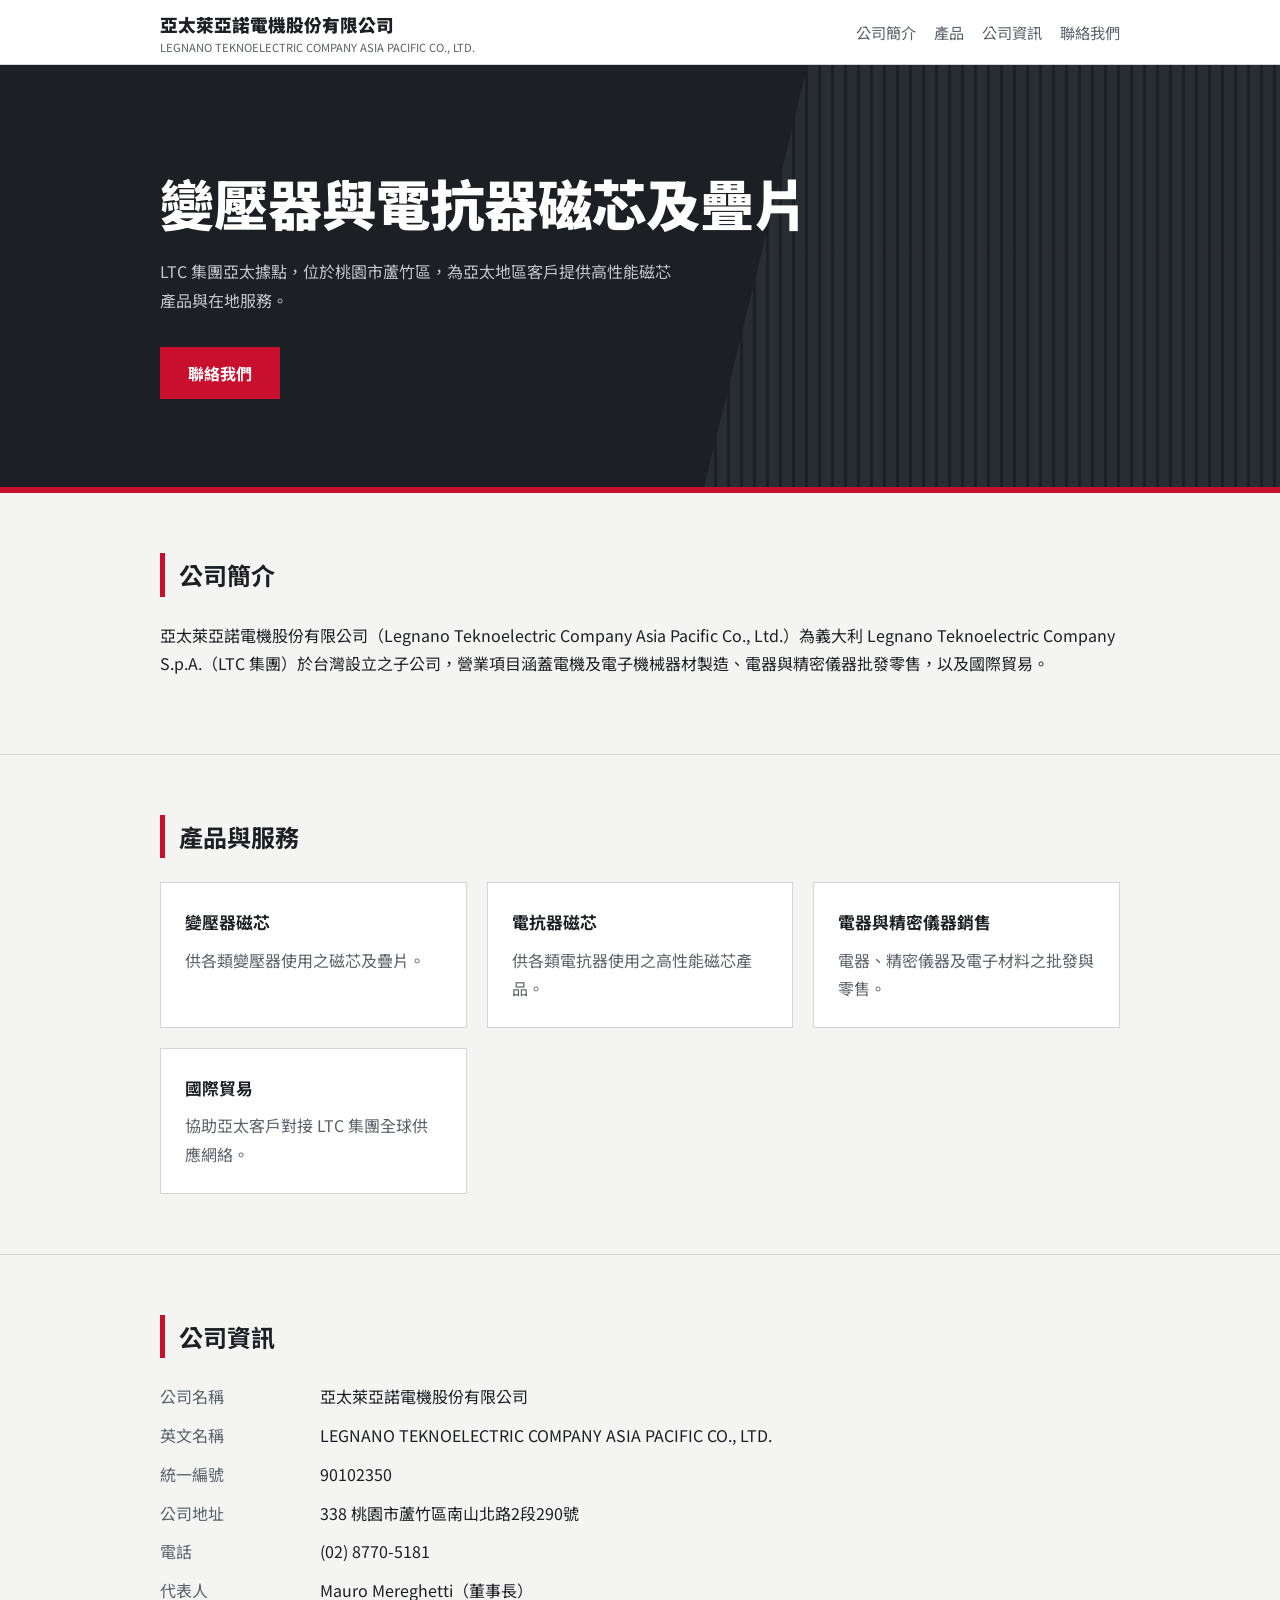
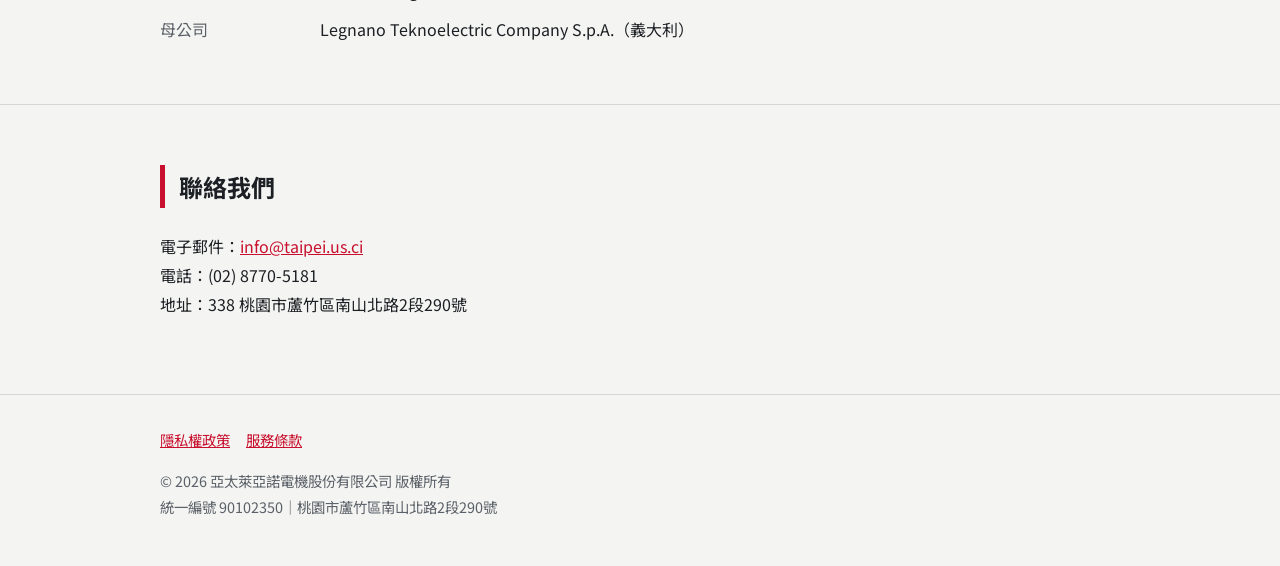
<file: index.html>
<!doctype html><html lang="zh-Hant"><head><meta charset="utf-8"><meta name="viewport" content="width=device-width,initial-scale=1">
<meta name="facebook-domain-verification" content="在此貼上Meta網域驗證碼">
<link rel="stylesheet" href="https://fonts.googleapis.com/css2?family=Noto+Sans+TC:wght@400;700;900&display=swap">
<link rel="stylesheet" href="style.css">
<title>亞太萊亞諾電機股份有限公司｜變壓器與電抗器磁芯</title>
<meta name="description" content="亞太萊亞諾電機股份有限公司（Legnano Teknoelectric Company Asia Pacific）設於桃園市蘆竹區，為 LTC 集團亞太據點，供應變壓器與電抗器磁芯及疊片。"></head><body>
<header><div class="wrap"><a class="logo" href="/">亞太萊亞諾電機股份有限公司<small>LEGNANO TEKNOELECTRIC COMPANY ASIA PACIFIC CO., LTD.</small></a><nav><a href="/#about">公司簡介</a><a href="/#products">產品</a><a href="/#info">公司資訊</a><a href="/#contact">聯絡我們</a></nav></div></header>
<main>
<div class="hero"><div class="wrap"><h1>變壓器與電抗器磁芯及疊片</h1><p>LTC 集團亞太據點，位於桃園市蘆竹區，為亞太地區客戶提供高性能磁芯產品與在地服務。</p><a class="btn" href="#contact">聯絡我們</a></div></div><div class="bar"></div>
<section id="about"><div class="wrap"><h2>公司簡介</h2>
<p>亞太萊亞諾電機股份有限公司（Legnano Teknoelectric Company Asia Pacific Co., Ltd.）為義大利 Legnano Teknoelectric Company S.p.A.（LTC 集團）於台灣設立之子公司，營業項目涵蓋電機及電子機械器材製造、電器與精密儀器批發零售，以及國際貿易。</p></div></section>
<section id="products"><div class="wrap"><h2>產品與服務</h2><div class="grid">
<div class="card"><h3>變壓器磁芯</h3><p>供各類變壓器使用之磁芯及疊片。</p></div>
<div class="card"><h3>電抗器磁芯</h3><p>供各類電抗器使用之高性能磁芯產品。</p></div>
<div class="card"><h3>電器與精密儀器銷售</h3><p>電器、精密儀器及電子材料之批發與零售。</p></div>
<div class="card"><h3>國際貿易</h3><p>協助亞太客戶對接 LTC 集團全球供應網絡。</p></div>
</div></div></section>
<section id="info"><div class="wrap"><h2>公司資訊</h2><dl>
<dt>公司名稱</dt><dd>亞太萊亞諾電機股份有限公司</dd>
<dt>英文名稱</dt><dd>LEGNANO TEKNOELECTRIC COMPANY ASIA PACIFIC CO., LTD.</dd>
<dt>統一編號</dt><dd>90102350</dd>
<dt>公司地址</dt><dd>338 桃園市蘆竹區南山北路2段290號</dd>
<dt>電話</dt><dd>(02) 8770-5181</dd>
<dt>代表人</dt><dd>Mauro Mereghetti（董事長）</dd>
<dt>母公司</dt><dd>Legnano Teknoelectric Company S.p.A.（義大利）</dd>
</dl></div></section>
<section id="contact"><div class="wrap"><h2>聯絡我們</h2><p>電子郵件：<a href="mailto:info@taipei.us.ci">info@taipei.us.ci</a><br>電話：(02) 8770-5181<br>地址：338 桃園市蘆竹區南山北路2段290號</p></div></section>
</main>
<footer><div class="wrap"><a href="/privacy.html">隱私權政策</a><a href="/terms.html">服務條款</a><p>© 2026 亞太萊亞諾電機股份有限公司 版權所有<br>統一編號 90102350｜桃園市蘆竹區南山北路2段290號</p></div></footer></body></html>
</file>
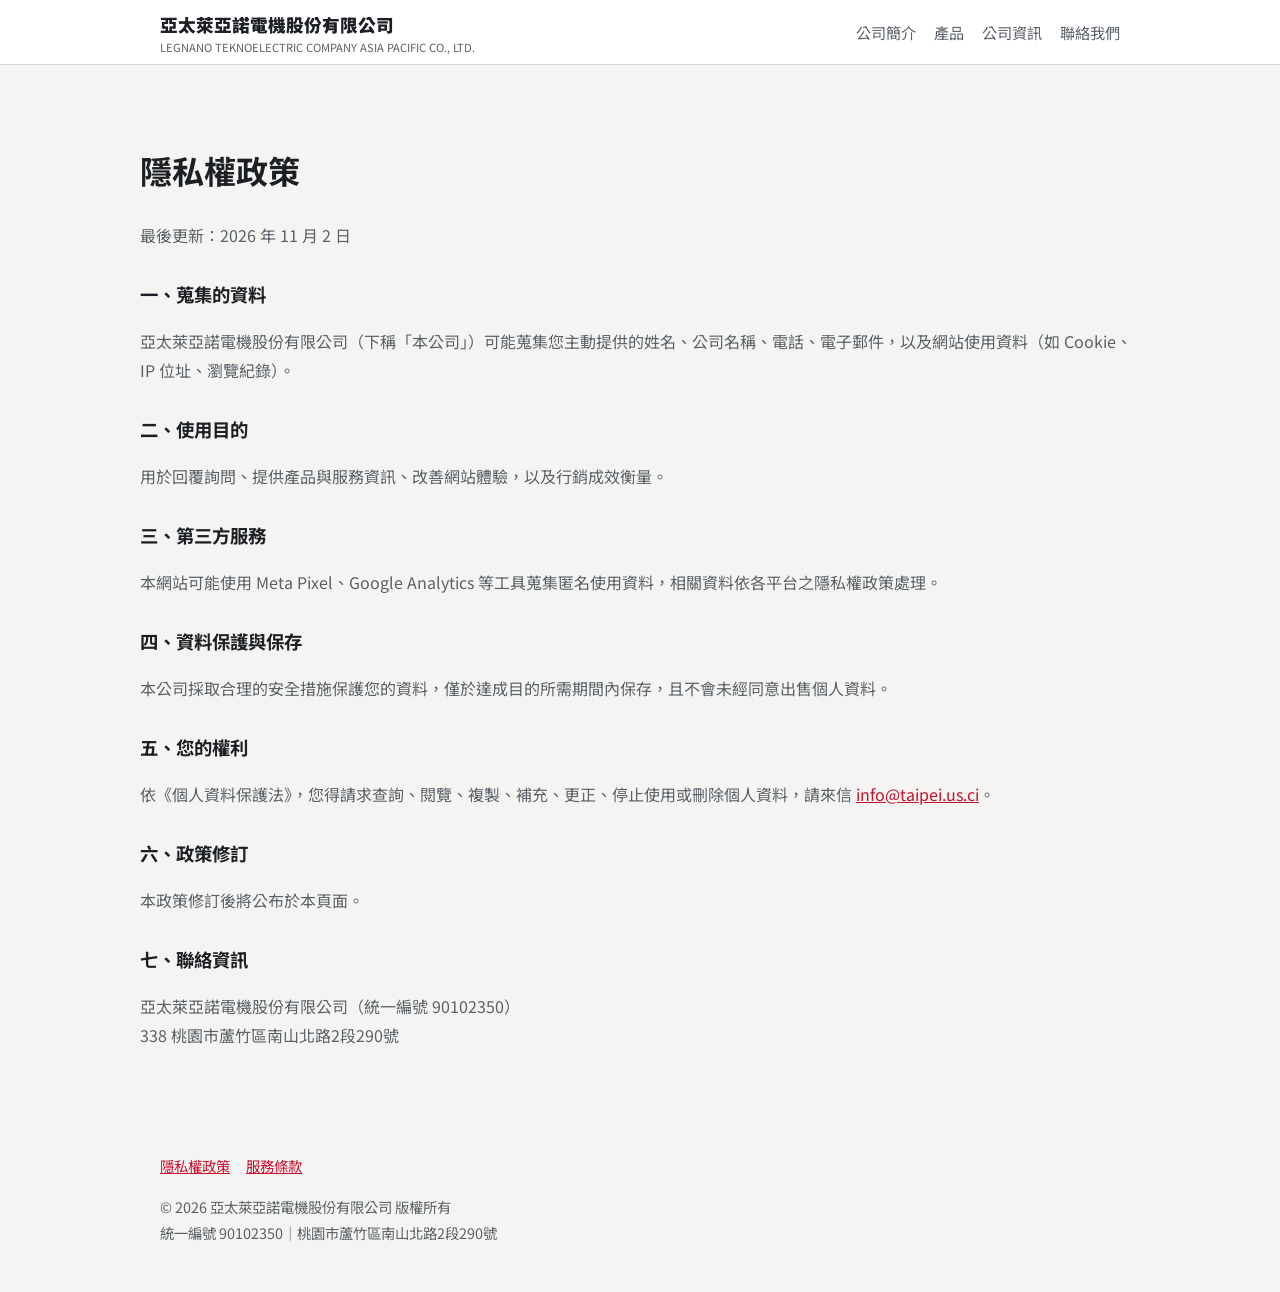
<file: privacy.html>
<!doctype html><html lang="zh-Hant"><head><meta charset="utf-8"><meta name="viewport" content="width=device-width,initial-scale=1">
<meta name="facebook-domain-verification" content="在此貼上Meta網域驗證碼">
<link rel="stylesheet" href="https://fonts.googleapis.com/css2?family=Noto+Sans+TC:wght@400;700;900&display=swap">
<link rel="stylesheet" href="style.css"><title>隱私權政策｜亞太萊亞諾電機股份有限公司</title></head><body>
<header><div class="wrap"><a class="logo" href="/">亞太萊亞諾電機股份有限公司<small>LEGNANO TEKNOELECTRIC COMPANY ASIA PACIFIC CO., LTD.</small></a><nav><a href="/#about">公司簡介</a><a href="/#products">產品</a><a href="/#info">公司資訊</a><a href="/#contact">聯絡我們</a></nav></div></header>
<main class="wrap doc"><h1>隱私權政策</h1><p>最後更新：2026 年 11 月 2 日</p>
<h2>一、蒐集的資料</h2><p>亞太萊亞諾電機股份有限公司（下稱「本公司」）可能蒐集您主動提供的姓名、公司名稱、電話、電子郵件，以及網站使用資料（如 Cookie、IP 位址、瀏覽紀錄）。</p>
<h2>二、使用目的</h2><p>用於回覆詢問、提供產品與服務資訊、改善網站體驗，以及行銷成效衡量。</p>
<h2>三、第三方服務</h2><p>本網站可能使用 Meta Pixel、Google Analytics 等工具蒐集匿名使用資料，相關資料依各平台之隱私權政策處理。</p>
<h2>四、資料保護與保存</h2><p>本公司採取合理的安全措施保護您的資料，僅於達成目的所需期間內保存，且不會未經同意出售個人資料。</p>
<h2>五、您的權利</h2><p>依《個人資料保護法》，您得請求查詢、閱覽、複製、補充、更正、停止使用或刪除個人資料，請來信 <a href="mailto:info@taipei.us.ci">info@taipei.us.ci</a>。</p>
<h2>六、政策修訂</h2><p>本政策修訂後將公布於本頁面。</p>
<h2>七、聯絡資訊</h2><p>亞太萊亞諾電機股份有限公司（統一編號 90102350）<br>338 桃園市蘆竹區南山北路2段290號</p></main>
<footer><div class="wrap"><a href="/privacy.html">隱私權政策</a><a href="/terms.html">服務條款</a><p>© 2026 亞太萊亞諾電機股份有限公司 版權所有<br>統一編號 90102350｜桃園市蘆竹區南山北路2段290號</p></div></footer></body></html>
</file>
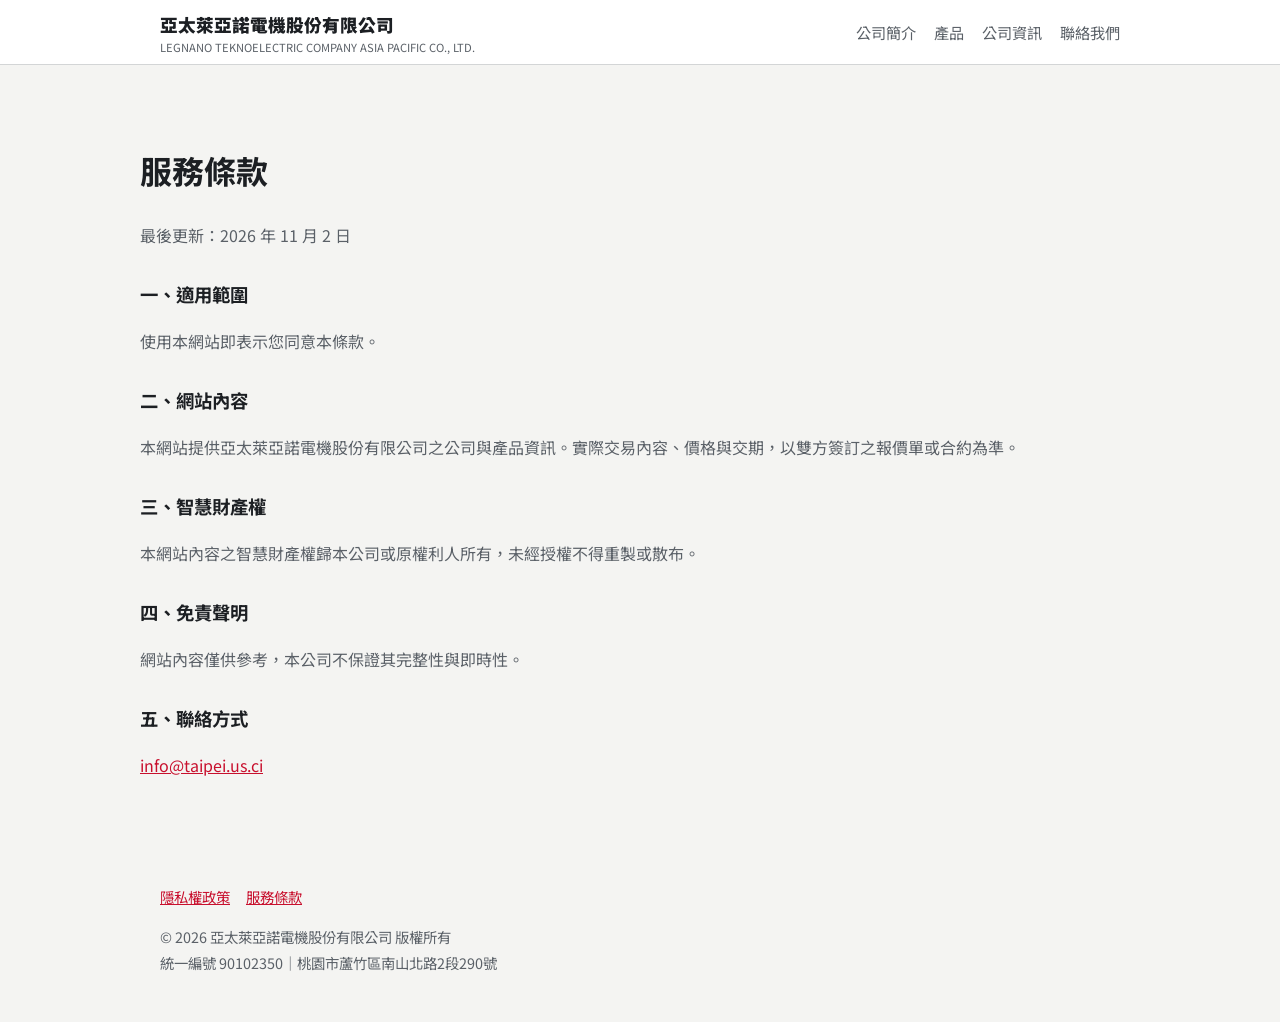
<file: terms.html>
<!doctype html><html lang="zh-Hant"><head><meta charset="utf-8"><meta name="viewport" content="width=device-width,initial-scale=1">
<meta name="facebook-domain-verification" content="在此貼上Meta網域驗證碼">
<link rel="stylesheet" href="https://fonts.googleapis.com/css2?family=Noto+Sans+TC:wght@400;700;900&display=swap">
<link rel="stylesheet" href="style.css"><title>服務條款｜亞太萊亞諾電機股份有限公司</title></head><body>
<header><div class="wrap"><a class="logo" href="/">亞太萊亞諾電機股份有限公司<small>LEGNANO TEKNOELECTRIC COMPANY ASIA PACIFIC CO., LTD.</small></a><nav><a href="/#about">公司簡介</a><a href="/#products">產品</a><a href="/#info">公司資訊</a><a href="/#contact">聯絡我們</a></nav></div></header>
<main class="wrap doc"><h1>服務條款</h1><p>最後更新：2026 年 11 月 2 日</p>
<h2>一、適用範圍</h2><p>使用本網站即表示您同意本條款。</p>
<h2>二、網站內容</h2><p>本網站提供亞太萊亞諾電機股份有限公司之公司與產品資訊。實際交易內容、價格與交期，以雙方簽訂之報價單或合約為準。</p>
<h2>三、智慧財產權</h2><p>本網站內容之智慧財產權歸本公司或原權利人所有，未經授權不得重製或散布。</p>
<h2>四、免責聲明</h2><p>網站內容僅供參考，本公司不保證其完整性與即時性。</p>
<h2>五、聯絡方式</h2><p><a href="mailto:info@taipei.us.ci">info@taipei.us.ci</a></p></main>
<footer><div class="wrap"><a href="/privacy.html">隱私權政策</a><a href="/terms.html">服務條款</a><p>© 2026 亞太萊亞諾電機股份有限公司 版權所有<br>統一編號 90102350｜桃園市蘆竹區南山北路2段290號</p></div></footer></body></html>
</file>
<file: style.css>
:root{--bg:#f4f4f2;--ink:#1c1f23;--mute:#5b6168;--line:#d3d5d6;--acc:#c8102e;--card:#fff;--dark:#1c1f23}
@media(prefers-color-scheme:dark){:root{--bg:#15181b;--ink:#eceeef;--mute:#9aa1a8;--line:#2c3237;--acc:#ff4d63;--card:#1d2226;--dark:#0e1012}}
*{box-sizing:border-box}html{scroll-behavior:smooth}
body{margin:0;background:var(--bg);color:var(--ink);font-family:"Noto Sans TC",system-ui,-apple-system,"PingFang TC","Microsoft JhengHei",sans-serif;line-height:1.8}
a{color:var(--acc)}a:focus-visible{outline:3px solid var(--acc);outline-offset:3px}
.wrap{max-width:1000px;margin:0 auto;padding:0 20px}
header{border-bottom:1px solid var(--line);background:var(--card)}
header .wrap{display:flex;justify-content:space-between;align-items:center;min-height:64px;flex-wrap:wrap;gap:8px}
.logo{font-weight:900;color:var(--ink);text-decoration:none;font-size:1.1rem}.logo small{display:block;font-weight:400;font-size:.7rem;color:var(--mute);line-height:1.2}
nav a{margin-left:18px;color:var(--mute);text-decoration:none;font-size:.95rem}nav a:hover{color:var(--acc)}
.hero{background:var(--dark);color:#fff;position:relative;overflow:hidden}
.hero:before{content:"";position:absolute;inset:0 0 0 55%;background:repeating-linear-gradient(90deg,#2a2f34 0 10px,#1c1f23 10px 13px);opacity:.9;clip-path:polygon(18% 0,100% 0,100% 100%,0 100%)}
.hero .wrap{position:relative;padding-top:104px;padding-bottom:88px}
.hero h1{font-size:clamp(2rem,5.5vw,3.4rem);line-height:1.25;margin:0 0 20px;font-weight:900;max-width:14em}
.hero p{max-width:32em;color:#c3c8cc;margin:0 0 32px}
.btn{display:inline-block;background:var(--acc);color:#fff;padding:12px 28px;text-decoration:none;font-weight:700}
.bar{height:6px;background:var(--acc)}
section{padding:60px 0;border-bottom:1px solid var(--line)}
h2{font-size:1.5rem;margin:0 0 24px;padding-left:14px;border-left:5px solid var(--acc)}
.grid{display:grid;grid-template-columns:repeat(auto-fit,minmax(260px,1fr));gap:20px}
.card{background:var(--card);border:1px solid var(--line);padding:24px}.card h3{margin:0 0 8px;font-size:1.05rem}.card p{margin:0;color:var(--mute)}
dl{display:grid;grid-template-columns:9em 1fr;gap:10px 16px;margin:0}dt{color:var(--mute)}dd{margin:0}
@media(max-width:560px){dl{grid-template-columns:1fr}dt{margin-top:8px}}
footer{padding:32px 0;color:var(--mute);font-size:.9rem}footer a{margin-right:16px}
.doc{padding:56px 0}.doc h1{font-size:2rem}.doc h2{font-size:1.15rem;border:0;padding:0;margin:28px 0 6px}.doc p{color:var(--mute)}
</file>
